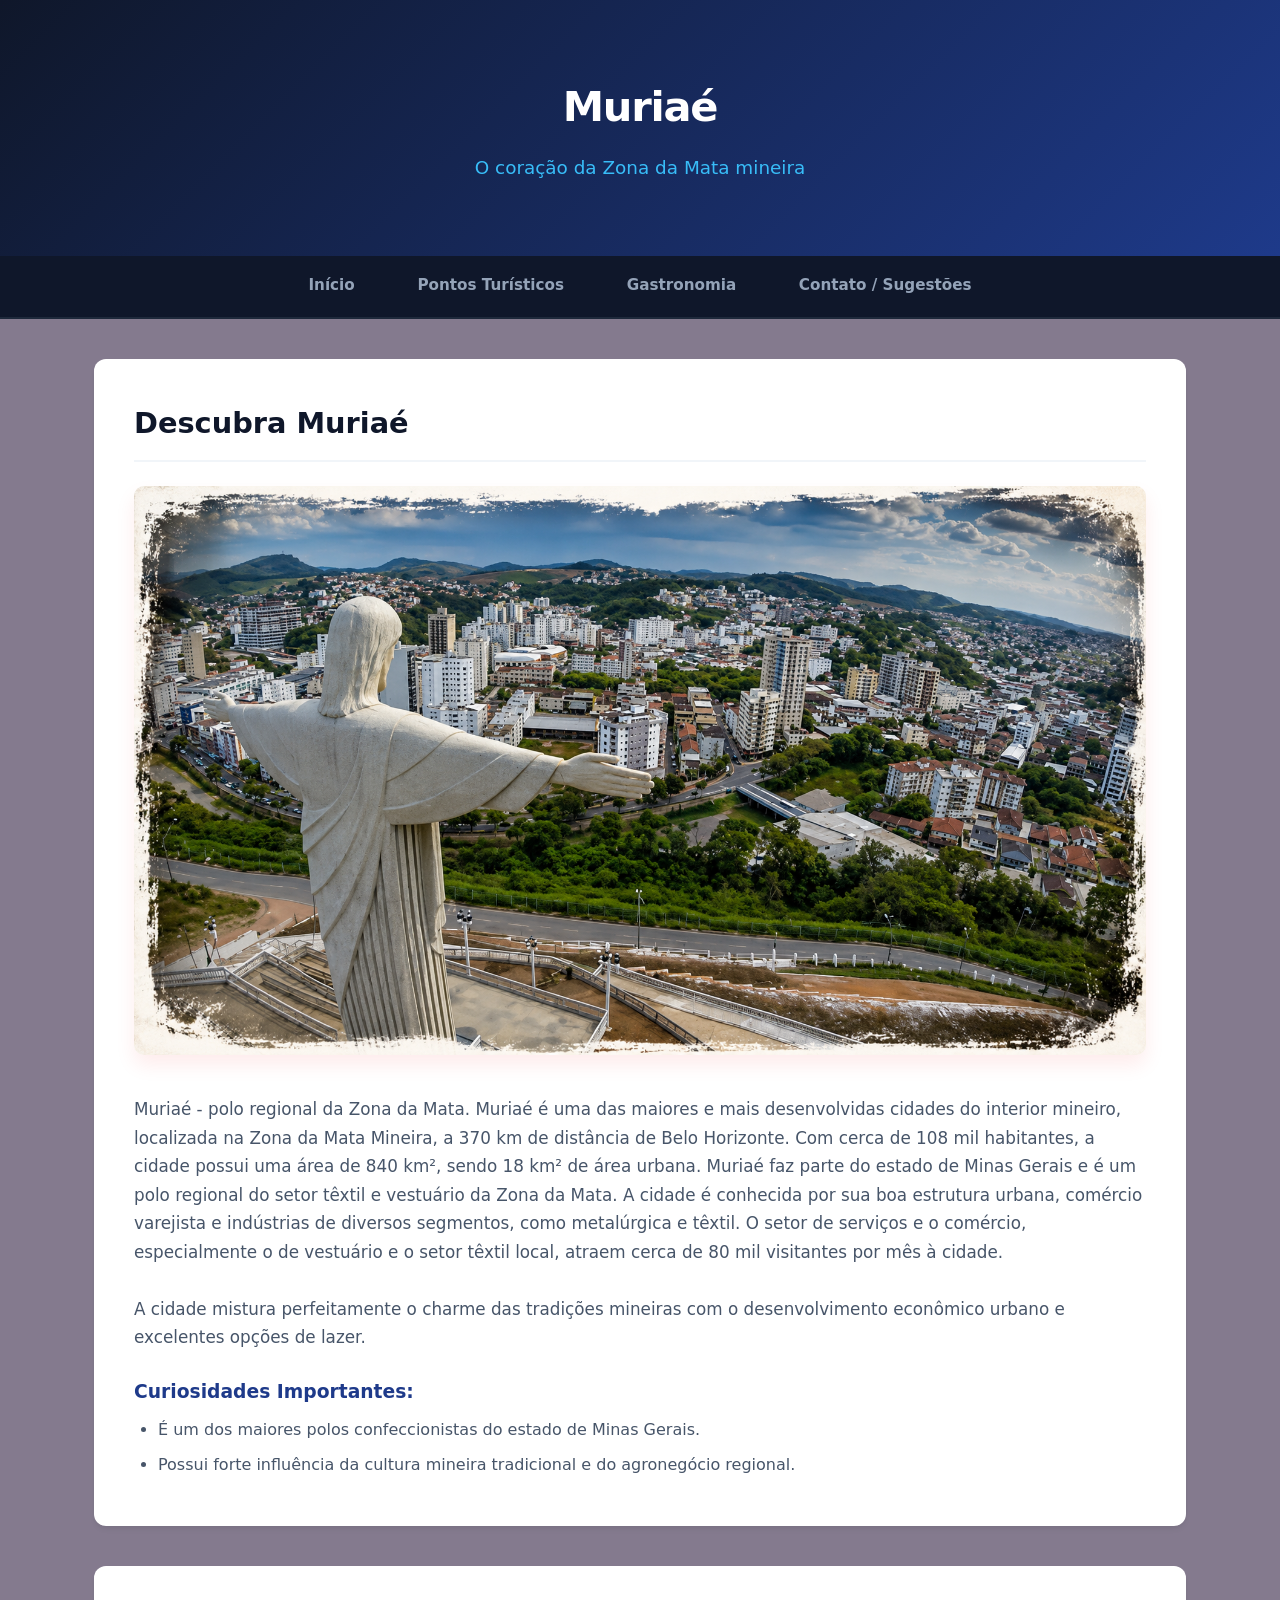
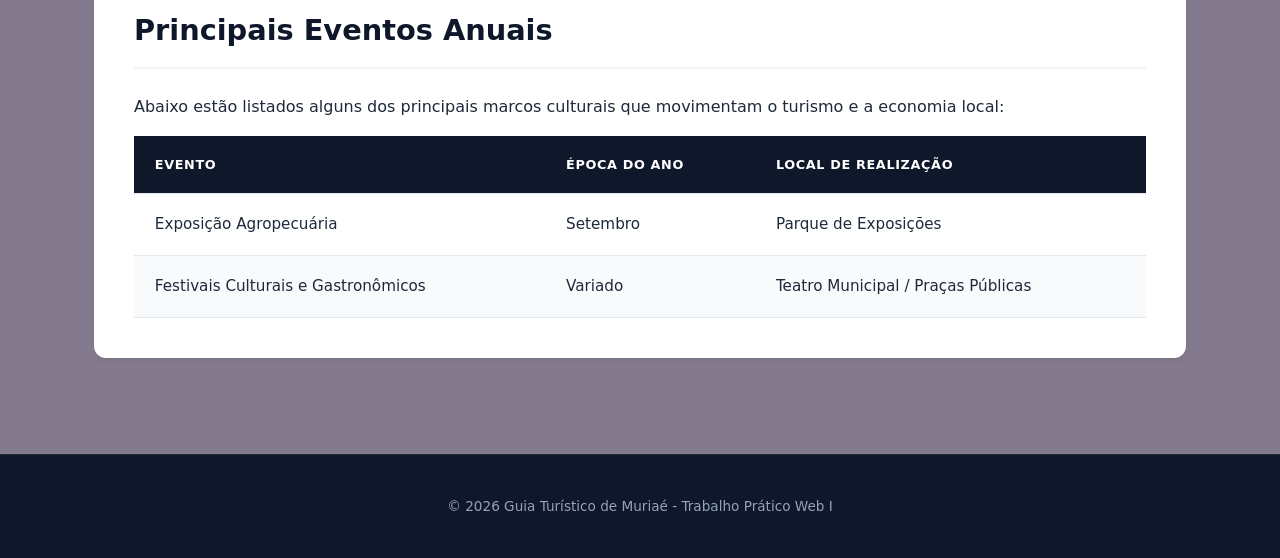
<file: index.html>
<!DOCTYPE html>
<html lang="pt-BR">
<head>
    <meta charset="UTF-8">
    <meta name="viewport" content="width=device-width, initial-scale=1.0">
    <title>Guia Turístico de Muriaé</title>
    <link rel="shortcut icon" href="img/iconemuriae.png" type="icone">
    <link rel="stylesheet" href="css/style.css">
</head>
<body>

    <header>
        <h1>Muriaé</h1>
        <p>O coração da Zona da Mata mineira</p>
    </header>

    <nav>
        <a href="index.html">Início</a>
        <a href="pontos turiscos.html">Pontos Turísticos</a>
        <a href="gastronomia.html">Gastronomia</a>
        <a href="contato.html">Contato / Sugestões</a>
    </nav>

    <main>
        
        <section class="sobre">
            <h2>Descubra Muriaé</h2>
            <div class="sobre-conteúdo">
                <img src="img/imagem3.png" alt="Vista Urbana de Muriaé">
               
                <div>
                    <p>Muriaé - polo regional da Zona da Mata. Muriaé é uma das maiores e mais desenvolvidas cidades do interior mineiro, localizada na Zona da Mata Mineira, a 370 km de distância de Belo Horizonte. Com cerca de 108 mil habitantes, a cidade possui uma área de 840 km², sendo 18 km² de área urbana. Muriaé faz parte do estado de Minas Gerais e é um polo regional do setor têxtil e vestuário da Zona da Mata. A cidade é conhecida por sua boa estrutura urbana, comércio varejista e indústrias de diversos segmentos, como metalúrgica e têxtil. O setor de serviços e o comércio, especialmente o de vestuário e o setor têxtil local, atraem cerca de 80 mil visitantes por mês à cidade. <br><br> A cidade mistura perfeitamente o charme das tradições mineiras com o desenvolvimento econômico urbano e excelentes opções de lazer.</p>
                    <h3>Curiosidades Importantes:</h3>
                    <ul>
                        <li>É um dos maiores polos confeccionistas do estado de Minas Gerais.</li>
                        <li>Possui forte influência da cultura mineira tradicional e do agronegócio regional.</li>
                    </ul>
                </div>
            </div>
        </section>

        <section class="eventos">
            <h2>Principais Eventos Anuais</h2>
            <p>Abaixo estão listados alguns dos principais marcos culturais que movimentam o turismo e a economia local:</p>
            <div class="tabela-wrapper">
                <table>
                    <thead>
                        <tr>
                            <th>Evento</th>
                            <th>Época do Ano</th>
                            <th>Local de Realização</th>
                        </tr>
                    </thead>
                    <tbody>
                        <tr>
                            <td>Exposição Agropecuária</td>
                            <td>Setembro</td>
                            <td>Parque de Exposições</td>
                        </tr>
                        <tr>
                            <td>Festivais Culturais e Gastronômicos</td>
                            <td>Variado</td>
                            <td>Teatro Municipal / Praças Públicas</td>
                        </tr>
                    </tbody>
                </table>
            </div>
        </section>

    </main>

    <footer>
        <p>&copy; 2026 Guia Turístico de Muriaé - Trabalho Prático Web I</p>
    </footer>

</body>
</html>
</file>
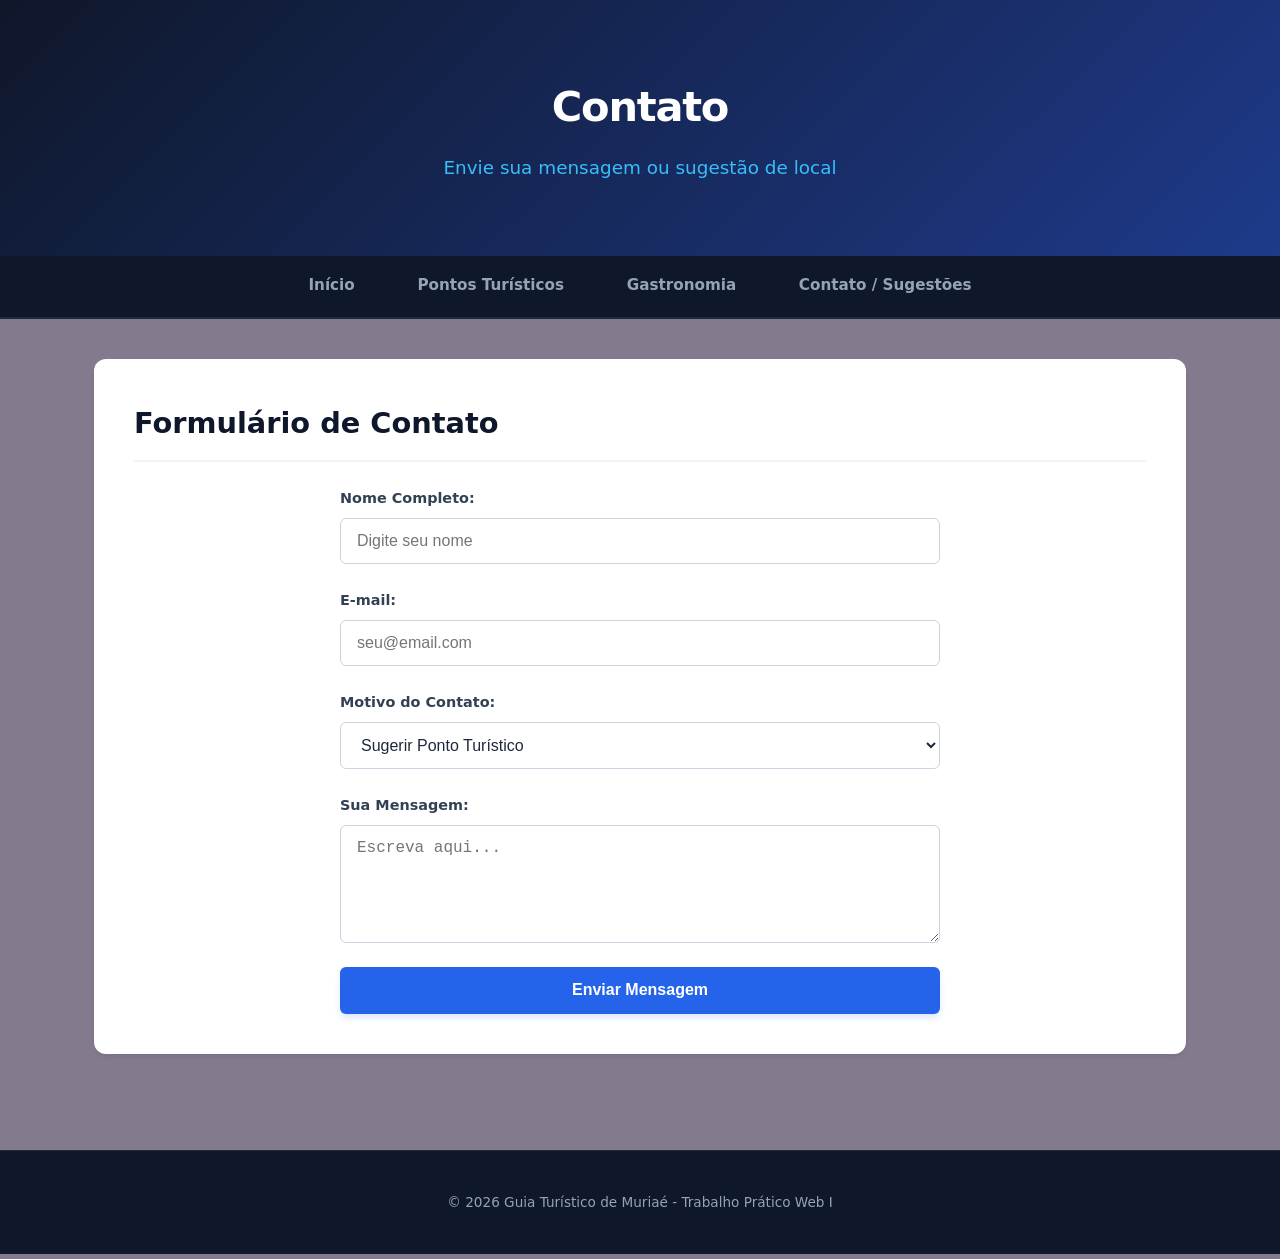
<file: contato.html>
<!DOCTYPE html>
<html lang="pt-BR">
<head>
    <meta charset="UTF-8">
    <meta name="viewport" content="width=device-width, initial-scale=1.0">
    <title>Contato - Guia Muriaé</title>
    <link rel="shortcut icon" href="img/iconemuriae.png" type="icone">
    <link rel="stylesheet" href="css/style.css">
</head>
<body>

    <header>
        <h1>Contato</h1>
        <p>Envie sua mensagem ou sugestão de local</p>
    </header>

    <nav>
        <a href="index.html">Início</a>
        <a href="pontos turiscos.html">Pontos Turísticos</a>
        <a href="gastronomia.html">Gastronomia</a>
        <a href="contato.html">Contato / Sugestões</a>
    </nav>

    <main>
        <section class="formulario-secao">
            <h2>Formulário de Contato</h2>
            
            <form action="#" method="POST">
                <div class="campo">
                    <label for="nome">Nome Completo:</label>
                    <input type="text" id="nome" name="nome" required placeholder="Digite seu nome">
                </div>

                <div class="campo">
                    <label for="email">E-mail:</label>
                    <input type="email" id="email" name="email" required placeholder="seu@email.com">
                </div>

                <div class="campo">
                    <label for="motivo">Motivo do Contato:</label>
                    <select id="motivo" name="motivo">
                        <option value="sugestao">Sugerir Ponto Turístico</option>
                        <option value="duvida">Dúvidas</option>
                        <option value="erro">Reportar Erro no Site</option>
                    </select>
                </div>

                <div class="campo">
                    <label for="mensagem">Sua Mensagem:</label>
                    <textarea id="mensagem" name="mensagem" rows="5" placeholder="Escreva aqui..."></textarea>
                </div>

                <button type="submit">Enviar Mensagem</button>
            </form>
        </section>
    </main>

    <footer>
        <p>&copy; 2026 Guia Turístico de Muriaé - Trabalho Prático Web I</p>
    </footer>

</body>
</html>
</file>
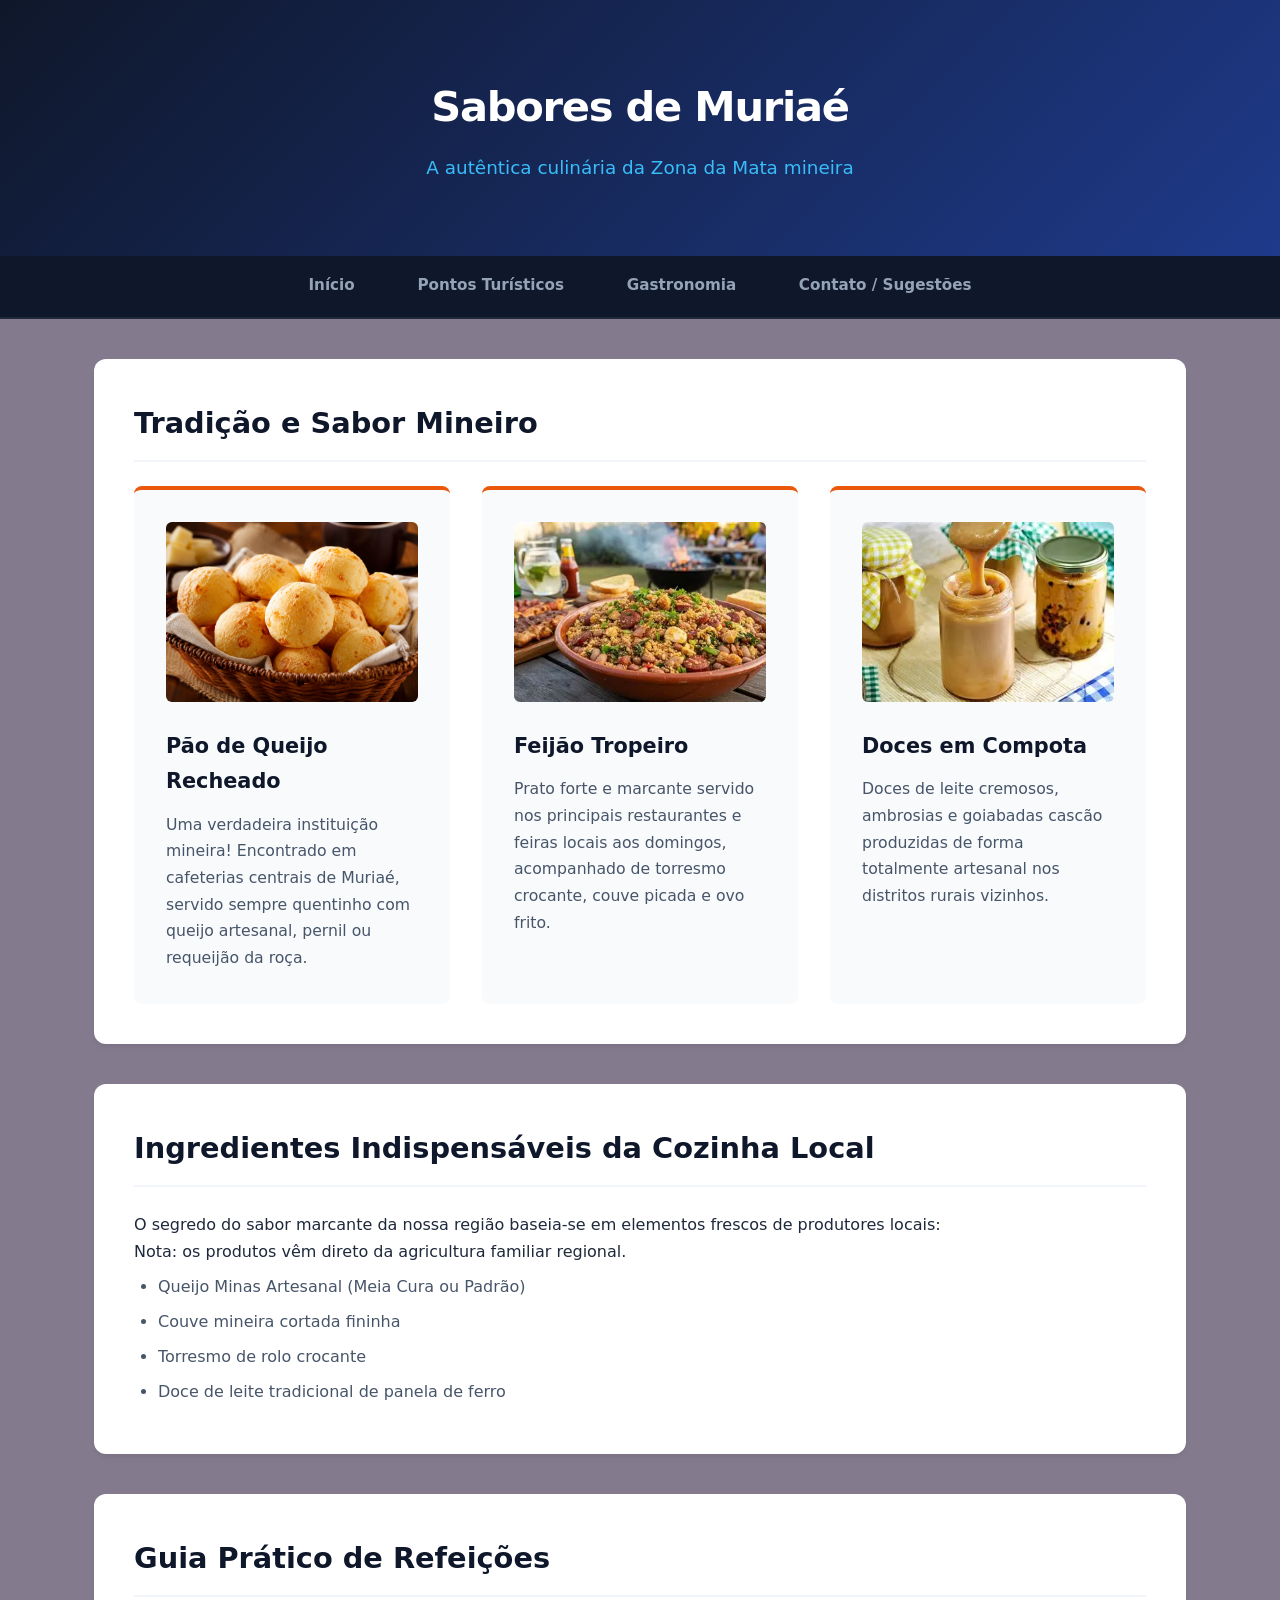
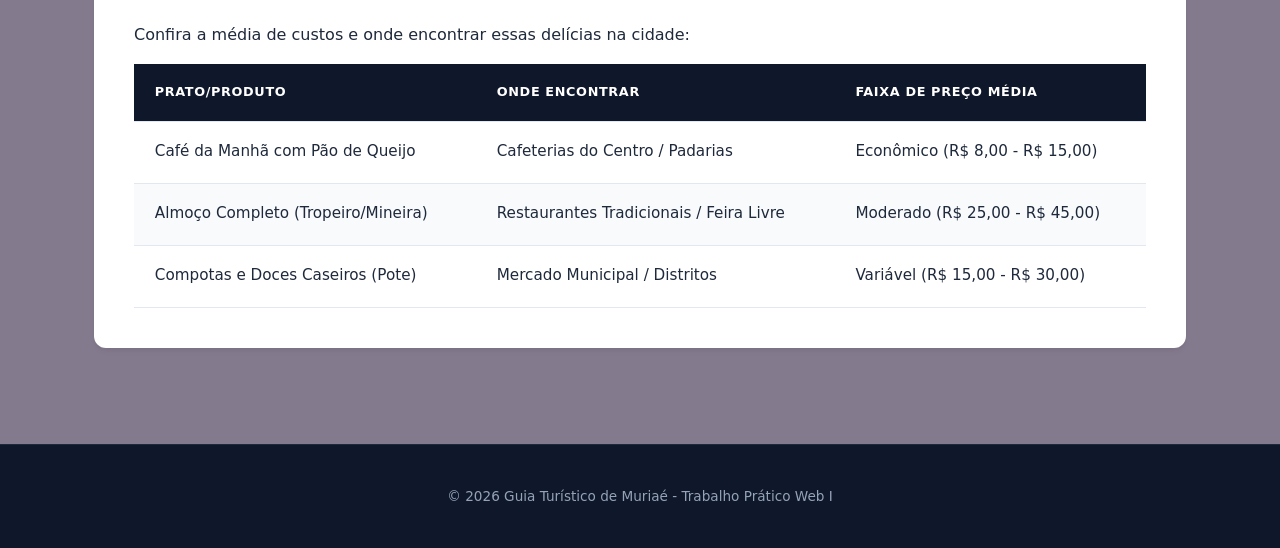
<file: gastronomia.html>
<!DOCTYPE html>
<html lang="pt-BR">
<head>
    <meta charset="UTF-8">
    <meta name="viewport" content="width=device-width, initial-scale=1.0">
    <title>Gastronomia - Muriaé</title>
    <link rel="shortcut icon" href="img/iconemuriae.png" type="icone">
    <link rel="stylesheet" href="css/style.css">
</head>
<body>

    <header>
        <h1>Sabores de Muriaé</h1>
        <p>A autêntica culinária da Zona da Mata mineira</p>
    </header>

    <nav>
        <a href="index.html">Início</a>
        <a href="pontos turiscos.html">Pontos Turísticos</a>
        <a href="gastronomia.html">Gastronomia</a>
        <a href="contato.html">Contato / Sugestões</a>
    </nav>

    <main>
        <section>
            <h2>Tradição e Sabor Mineiro</h2>
            <div class="grid-atrativos">
                
                <article class="card sabor">
                    <img src="img/paodequeijo.png" alt="Pão de queijo mineiro" class="card-img">
                    <h3>Pão de Queijo Recheado</h3>
                    <p>Uma verdadeira instituição mineira! Encontrado em cafeterias centrais de Muriaé, servido sempre quentinho com queijo artesanal, pernil ou requeijão da roça.</p>
                </article>

                <article class="card sabor">
                    <img src="img/feijao.webp" alt="Prato típico mineiro" class="card-img">
                    <h3>Feijão Tropeiro</h3>
                    <p>Prato forte e marcante servido nos principais restaurantes e feiras locais aos domingos, acompanhado de torresmo crocante, couve picada e ovo frito.</p>
                </article>

                <article class="card sabor">
                    <img src="img/doces.webp" alt="Doces mineiros caseiros" class="card-img">
                    <h3>Doces em Compota</h3>
                    <p>Doces de leite cremosos, ambrosias e goiabadas cascão produzidas de forma totalmente artesanal nos distritos rurais vizinhos.</p>
                </article>

            </div>
        </section>

        <section>
            <h2>Ingredientes Indispensáveis da Cozinha Local</h2>
            <p>O segredo do sabor marcante da nossa região baseia-se em elementos frescos de produtores locais: <br> <span>Nota: os produtos vêm direto da agricultura familiar regional.</span></p>
            <ul>
                <li>Queijo Minas Artesanal (Meia Cura ou Padrão)</li>
                <li>Couve mineira cortada fininha</li>
                <li>Torresmo de rolo crocante</li>
                <li>Doce de leite tradicional de panela de ferro</li>
            </ul>
        </section>

        <section>
            <h2>Guia Prático de Refeições</h2>
            <p>Confira a média de custos e onde encontrar essas delícias na cidade:</p>
            <div class="tabela-wrapper">
                <table>
                    <thead>
                        <tr>
                            <th>Prato/Produto</th>
                            <th>Onde Encontrar</th>
                            <th>Faixa de Preço Média</th>
                        </tr>
                    </thead>
                    <tbody>
                        <tr>
                            <td>Café da Manhã com Pão de Queijo</td>
                            <td>Cafeterias do Centro / Padarias</td>
                            <td>Econômico (R$ 8,00 - R$ 15,00)</td>
                        </tr>
                        <tr>
                            <td>Almoço Completo (Tropeiro/Mineira)</td>
                            <td>Restaurantes Tradicionais / Feira Livre</td>
                            <td>Moderado (R$ 25,00 - R$ 45,00)</td>
                        </tr>
                        <tr>
                            <td>Compotas e Doces Caseiros (Pote)</td>
                            <td>Mercado Municipal / Distritos</td>
                            <td>Variável (R$ 15,00 - R$ 30,00)</td>
                        </tr>
                    </tbody>
                </table>
            </div>
        </section>
    </main>

    <footer>
        <p>&copy; 2026 Guia Turístico de Muriaé - Trabalho Prático Web I</p>
    </footer>

</body>
</html>
</file>
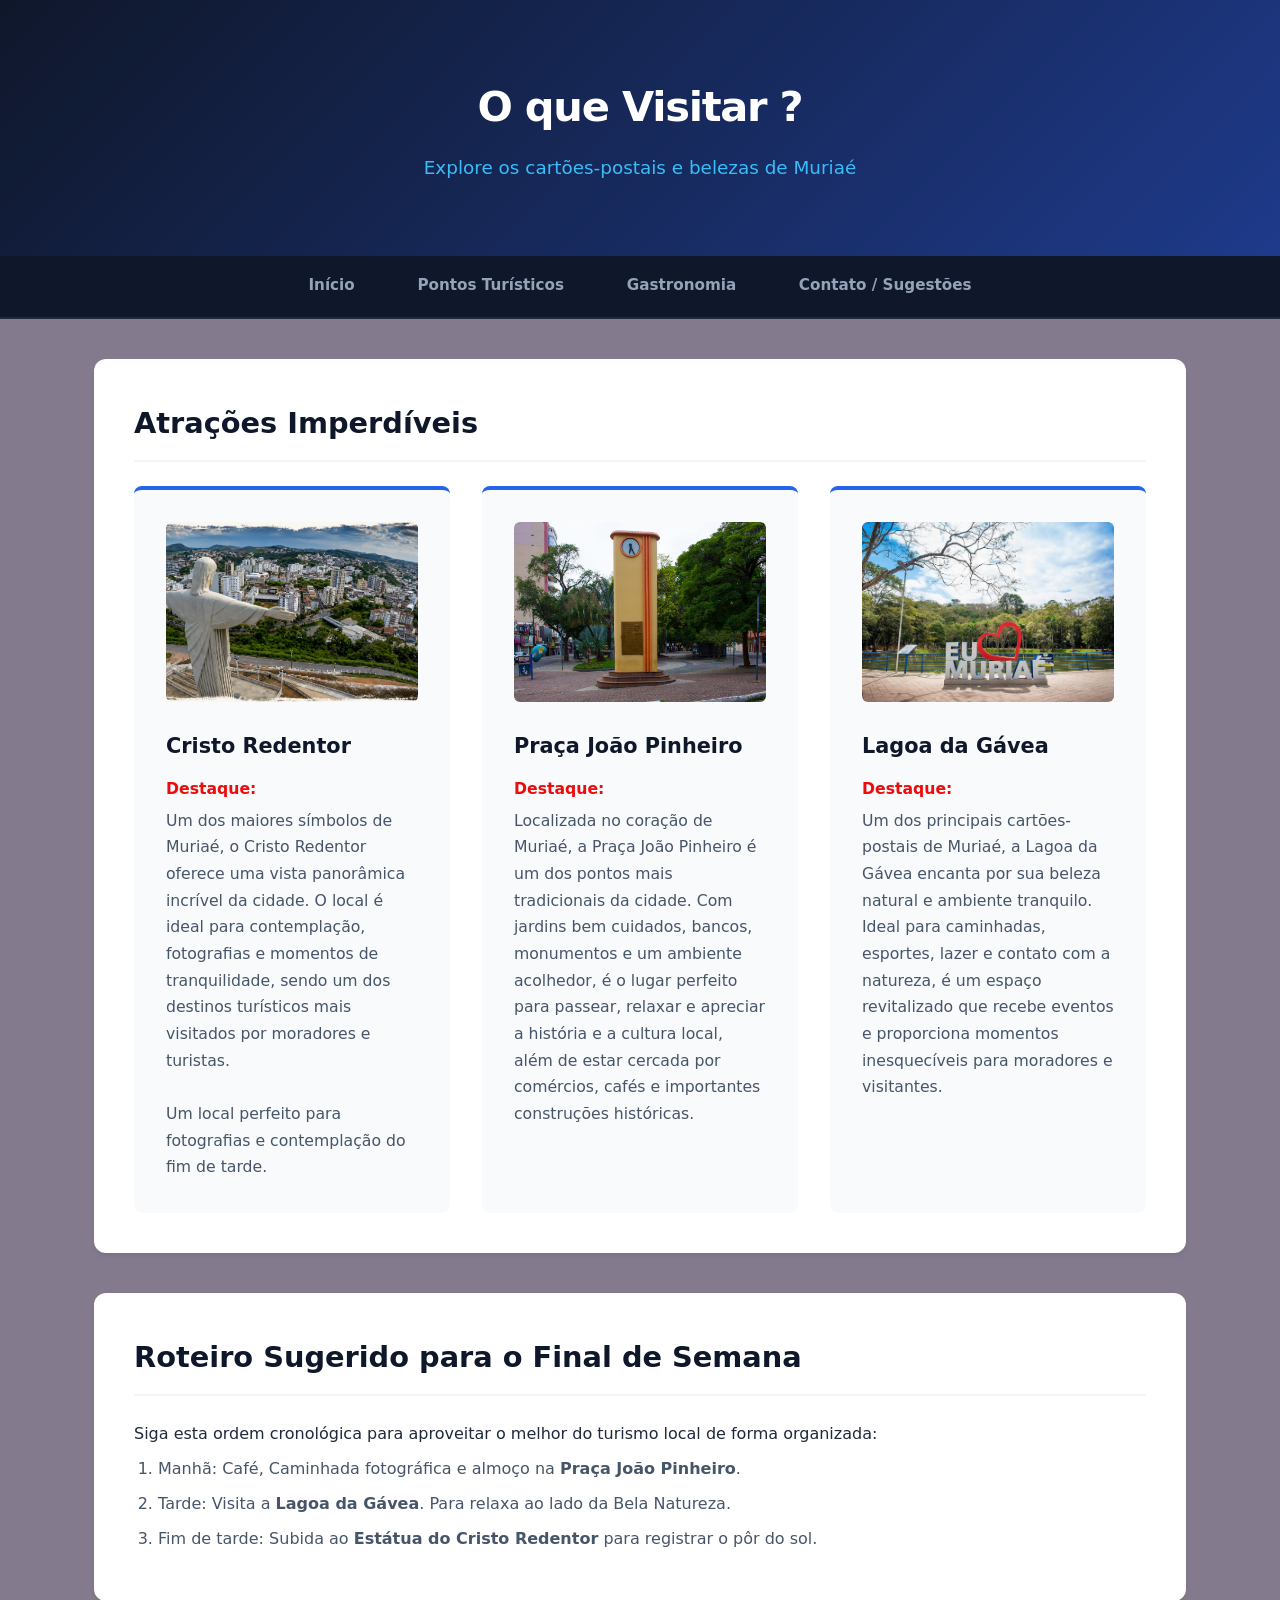
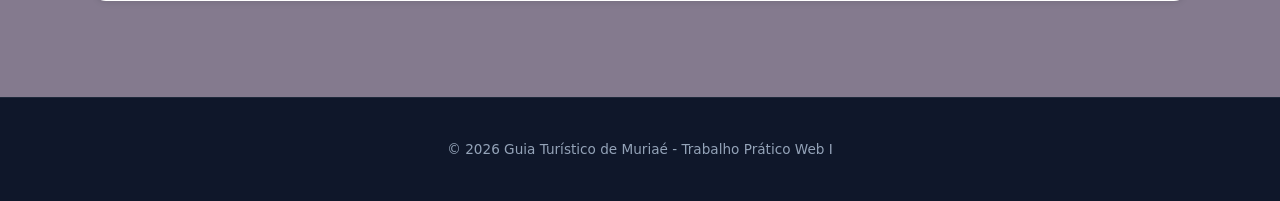
<file: pontos turiscos.html>
<!DOCTYPE html>
<html lang="pt-BR">
<head>
    <meta charset="UTF-8">
    <meta name="viewport" content="width=device-width, initial-scale=1.0">
    <title>Pontos Turísticos - Muriaé</title>
    <link rel="shortcut icon" href="img/iconemuriae.png" type="icone">
    <link rel="stylesheet" href="css/style.css">
</head>
<body>

    <header>
        <h1>O que Visitar ?</h1>
        <p>Explore os cartões-postais e belezas de Muriaé</p>
    </header>

    <nav>
        <a href="index.html">Início</a>
        <a href="pontos turiscos.html">Pontos Turísticos</a>
        <a href="gastronomia.html">Gastronomia</a>
        <a href="contato.html">Contato / Sugestões</a>
    </nav>

    <main>
        <section>
            <h2>Atrações Imperdíveis</h2>
            <div class="grid-atrativos">
                
                <article class="card">
                    <img src="img/imagem3.png" alt="Monumento Cristo Redentor" class="card-img">
                    <h3>Cristo Redentor</h3>
                    <p><span>Destaque:</span> Um dos maiores símbolos de Muriaé, o Cristo Redentor oferece uma vista panorâmica incrível da cidade. O local é ideal para contemplação, fotografias e momentos de tranquilidade, sendo um dos destinos turísticos mais visitados por moradores e turistas. <br><br> Um local perfeito para fotografias e contemplação do fim de tarde.</p>
                </article>

                <article class="card">
                    <img src="img/praça.jpg" alt="Praça João Pinheiro" class="card-img">
                    <h3>Praça João Pinheiro</h3>
                    <p><span>Destaque:</span> Localizada no coração de Muriaé, a Praça João Pinheiro é um dos pontos mais tradicionais da cidade. Com jardins bem cuidados, bancos, monumentos e um ambiente acolhedor, é o lugar perfeito para passear, relaxar e apreciar a história e a cultura local, além de estar cercada por comércios, cafés e importantes construções históricas.</p>
                </article>

                <article class="card">
                    <img src="img/lagoa.jpg" alt="Complexo do Cristo" class="card-img">
                    <h3>Lagoa da Gávea</h3>
                    <p><span>Destaque:</span>Um dos principais cartões-postais de Muriaé, a Lagoa da Gávea encanta por sua beleza natural e ambiente tranquilo. Ideal para caminhadas, esportes, lazer e contato com a natureza, é um espaço revitalizado que recebe eventos e proporciona momentos inesquecíveis para moradores e visitantes.</p>
                </article>

            </div>
        </section>

        <section>
            <h2>Roteiro Sugerido para o Final de Semana</h2>
            <p>Siga esta ordem cronológica para aproveitar o melhor do turismo local de forma organizada:</p>
            <ol>
                <li>Manhã: Café, Caminhada fotográfica e almoço na <strong>Praça João Pinheiro</strong>.</li>
                <li>Tarde: Visita a <strong>Lagoa da Gávea</strong>. Para relaxa ao lado da Bela Natureza. </li>
                <li>Fim de tarde: Subida ao <strong>Estátua do Cristo Redentor</strong> para registrar o pôr do sol.</li>
            </ol>
        </section>
    </main>

    <footer>
        <p>&copy; 2026 Guia Turístico de Muriaé - Trabalho Prático Web I</p>
    </footer>

</body>
</html>
</file>
<file: css/style.css>
* {
    margin: 0;
    padding: 0;
    box-sizing: border-box;
}

body {
    font-family: system-ui, -apple-system, BlinkMacSystemFont, 'Segoe UI', Roboto, Helvetica, Arial, sans-serif;
    line-height: 1.7;
    background-color: #847a8e;
    color: #1e293b;
    -webkit-font-smoothing: antialiased;
}


header {
    background: linear-gradient(135deg, #0f172a 0%, #1e3a8a 100%);
    color: #ffffff;
    text-align: center;
    padding: 4.5rem 1rem;
    box-shadow: 0 4px 10px rgba(0, 0, 0, 0.08);
}

header h1 {
    font-size: 2.6rem;
    font-weight: 800;
    letter-spacing: -0.03em;
    margin-bottom: 0.6rem;
}

header p {
    color: #38bdf8;
    font-size: 1.15rem;
    font-weight: 500;
}

/*menu de navegação*/

nav {
    background-color: #0f172a;
    text-align: center;
    position: sticky;
    top: 0;
    z-index: 100;
    border-bottom: 2px solid #1e293b;
}

nav a {
    display: inline-block;
    color: #94a3b8;
    padding: 1.1rem 1.8rem;
    text-decoration: none;
    font-weight: 600;
    font-size: 0.95rem;
    transition: all 0.25s ease;
}

nav a:hover {
    color: #ffffff;
    background-color: #1e293b;
}


main {
    max-width: 1140px;
    margin: 2.5rem auto;
    padding: 0 1.5rem;
}

section {
    background: #ffffff;
    padding: 2.5rem;
    margin-bottom: 2.5rem;
    border-radius: 12px;
    box-shadow: 0 4px 6px -1px rgba(0, 0, 0, 0.05), 0 2px 4px -1px rgba(0, 0, 0, 0.03);
}

h2 {
    font-size: 1.8rem;
    font-weight: 700;
    color: #0f172a;
    margin-bottom: 1.5rem;
    border-bottom: 2px solid #f1f5f9;
    padding-bottom: 0.75rem;
}

/*cidade*/

.sobre-conteúdo {
    display: flex;
    flex-wrap: wrap;
    gap: 2.5rem;
    align-items: center;
}

.sobre-conteúdo img {
    max-width: 100%;
    height: auto;
    border-radius: 10px;
    flex: 1 1 380px;
    box-shadow: 0 10px 20px rgba(236, 9, 9, 0.08);
}

.sobre-conteúdo div {
    flex: 2 1 420px;
}

.sobre-conteúdo p {
    font-size: 1.05rem;
    color: #475569;
    margin-bottom: 1.5rem;
}

.sobre-conteúdo h3 {
    color: #1e3a8a;
    margin-bottom: 0.5rem;
}

ul, ol {
    margin-left: 1.5rem;
    color: #475569;
    margin-top: 0.5rem;
}

ul li, ol li {
    margin-bottom: 0.5rem;
}

/*arruma turismo e gastronomia*/

.grid-atrativos {
    display: grid;
    grid-template-columns: repeat(auto-fit, minmax(300px, 1fr));
    gap: 2rem;
}

.card {
    background: #f8fafc;
    padding: 2rem;
    border-radius: 8px;
    border-top: 4px solid #2563eb; /* Azul para pontos turísticos */
    transition: transform 0.25s ease, box-shadow 0.25s ease;
}

/* Cor alternativa elegante para os cards da página de gastronomia */
.card.sabor {
    border-top-color: #ea580c; /* Laranja quente para comida */
}

.card:hover {
    transform: translateY(-5px);
    box-shadow: 0 12px 20px rgba(0, 0, 0, 0.06);
}

.card h3 {
    color: #0f172a;
    font-size: 1.3rem;
    margin-bottom: 0.75rem;
}

.card p {
    color: #475569;
    font-size: 0.98rem;
}

/* [NOVO] Estilização das imagens internas dos Cards (Páginas internas) */
.card-img {
    width: 100%;
    height: 180px;
    object-fit: cover; /* Impede que a foto distorça ao redimensionar */
    border-radius: 6px;
    margin-bottom: 1.2rem;
}


.card p span {
    font-weight: bold;
    color: #ec0c0c;/*destaque*/
    display: block;
    margin-bottom: 0.3rem;
}



.tabela-wrapper {
    overflow-x: auto; /* Adiciona barra de rolagem se a tela for muito pequena */
    width: 100%;
}

table {
    width: 100%;
    border-collapse: collapse;
    margin-top: 1rem;
    font-size: 0.95rem;
}

table th, table td {
    padding: 1.1rem 1.3rem;
    text-align: left;
}

table th {
    background-color: #0f172a;
    color: #ffffff;
    font-weight: 600;
    text-transform: uppercase;
    font-size: 0.8rem;
    letter-spacing: 0.05em;
}

table tr {
    border-bottom: 1px solid #e2e8f0;
}

table tbody tr:nth-child(even) {
    background-color: #f8fafc;
}

/*formulario*/

form {
    display: flex;
    flex-direction: column;
    gap: 1.5rem;
    max-width: 600px;
    margin: 1rem auto 0 auto;
}

.campo {
    display: flex;
    flex-direction: column;
    gap: 0.5rem;
}

form label {
    font-size: 0.9rem;
    font-weight: 600;
    color: #334155;
}

input, select, textarea {
    padding: 0.8rem 1rem;
    border: 1px solid #cbd5e1;
    border-radius: 6px;
    font-size: 1rem;
    color: #1e293b;
    background-color: #ffffff;
    transition: all 0.2s ease;
}

input:focus, select:focus, textarea:focus {
    outline: none;
    border-color: #2563eb;
    box-shadow: 0 0 0 4px rgba(37, 99, 235, 0.15);
}

button {
    background-color: #2563eb;
    color: white;
    padding: 0.9rem;
    border: none;
    border-radius: 6px;
    font-size: 1rem;
    font-weight: 600;
    cursor: pointer;
    box-shadow: 0 4px 6px rgba(37, 99, 235, 0.15);
    transition: background-color 0.2s ease, transform 0.1s ease;
}

button:hover {
    background-color: #1d4ed8;
}

button:active {
    transform: scale(0.98);
}

/*parte de baixo*/

footer {
    background-color: #0f172a;
    color: #94a3b8;
    text-align: center;
    padding: 2.5rem 1rem;
    margin-top: 6rem;
    font-size: 0.85rem;
    border-top: 1px solid #1e293b;
}

/*lembre: para adaptar para celulares ou telas maiores ou menores*/
@media (max-width: 640px) {
    header {
        padding: 3rem 1rem;
    }
    
    header h1 {
        font-size: 2rem;
    }

    nav a {
        display: block;
        width: 100%;
        padding: 0.9rem;
        border-bottom: 1px solid #1e293b;
    }
    
    section {
        padding: 1.5rem;
    }
}
</file>
